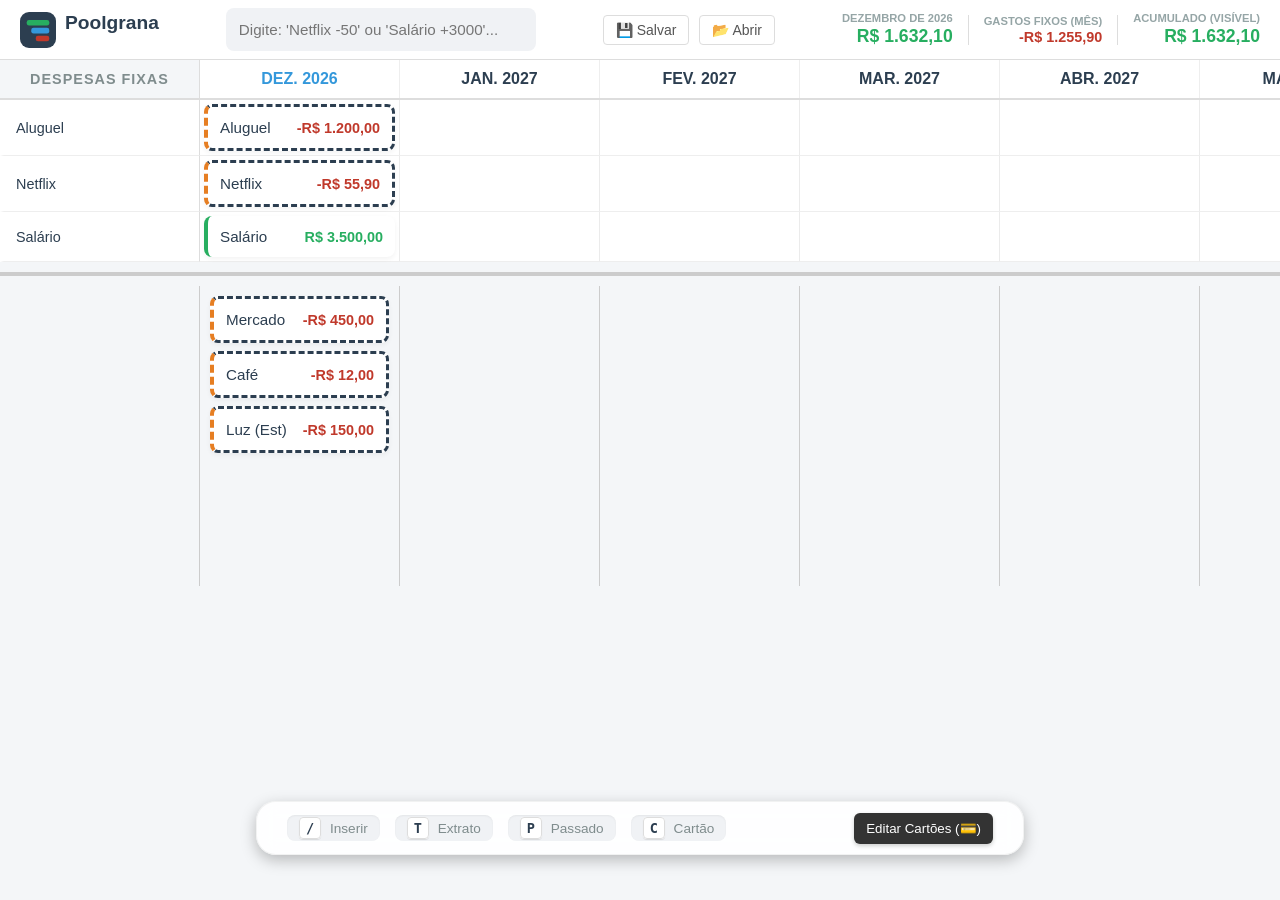
<file: index.html>
<!DOCTYPE html>
<html lang="pt-BR">

<head>
	<meta charset="UTF-8">
	<meta name="viewport" content="width=device-width, initial-scale=1.0">
	<title>Poolgrana</title>
	<link rel="stylesheet" href="style.css">
	<link rel="icon" type="image/svg+xml" href="assets/logo.svg">
</head>

<body>

	<div id="top-bar">
		<h1 style="display: flex; gap: 1vh;">
			<img src="assets/logo.svg" style="width: 4vh;" alt="Poolgrana Logo" class="app-logo">
			Poolgrana
		</h1>
		<div class="input-wrapper">
			<input type="text" id="cmd-input" placeholder="Digite: 'Netflix -50' ou 'Salário +3000'...">
		</div>

		<!-- Ações de Arquivo -->
		<div id="file-actions">
			<button id="btn-save" title="Salvar Projeto (Download JSON)">💾 Salvar</button>
			<button id="btn-load" title="Abrir Projeto (Carregar JSON)">📂 Abrir</button>
			<input type="file" id="file-input" style="display: none;" accept=".json">
		</div>

		<div id="status-bar">
			<div class="status-item">
				<span class="status-label" id="current-month-label">MÊS ATUAL</span>
				<div class="status-values">
					<strong id="current-month-balance" class="value-positive">R$ 0,00</strong>
				</div>
			</div>
			<div class="status-separator"></div>
			<div class="status-item">
				<span class="status-label">GASTOS FIXOS (MÊS)</span>
				<strong id="current-month-fixed-expenses" class="value-negative">R$ 0,00</strong>
			</div>
			<div class="status-separator"></div>
			<div class="status-item">
				<span class="status-label">ACUMULADO (VISÍVEL)</span>
				<strong id="future-balance">R$ 0,00</strong>
			</div>
		</div>
	</div>

	<!-- Container Principal com Scroll Vertical (Global da Página, se necessário) -->
	<main id="main-container">

		<!-- WRAPPER DE SCROLL HORIZONTAL UNIFICADO -->
		<div id="board-wrapper">

			<!-- SEÇÃO 1: TIMELINE FIXA (SWIMLANES) -->
			<!-- Cabeçalho das Colunas (Meses) - Sticky Top -->
			<div id="timeline-header">
				<!-- Injetado via JS -->
			</div>

			<div id="fixed-timeline">
				<!-- Grid injetado via JS -->
			</div>

			<!-- SEPARADOR VISUAL -->
			<div class="separator-line"></div>

			<!-- SEÇÃO 2: FLUXO VARIÁVEL (KANBAN) -->
			<div id="variable-board">
				<!-- Colunas independentes injetadas via JS -->
			</div>

		</div>

	</main>


	<!-- MODAL DE EDIÇÃO -->
	<dialog id="edit-modal">
		<form id="edit-form" method="dialog">
			<h3>Editar Transação</h3>

			<div class="form-group">
				<label for="edit-desc">Descrição</label>
				<input type="text" id="edit-desc" required>
			</div>

			<div class="form-group">
				<label for="edit-value">Valor (R$)</label>
				<input type="number" id="edit-value" step="0.01" required>
			</div>

			<div class="form-group">
				<label for="edit-date">Data</label>
				<input type="date" id="edit-date" required>
			</div>

			<div class="form-group">
				<label for="edit-card">Cartão de Crédito</label>
				<select id="edit-card">
					<option value="">Nenhum (Dinheiro/Débito)</option>
				</select>
			</div>

			<div class="form-group">
				<label for="edit-type">Tipo</label>
				<select id="edit-type">
					<option value="variable">Variável</option>
					<option value="fixed">Fixo / Parcelado</option>
				</select>
			</div>

			<div class="modal-actions">
				<button type="button" id="btn-delete" class="btn-danger">Excluir</button>
				<div class="right-actions">
					<button type="button" id="btn-cancel">Cancelar</button>
					<button type="submit" id="btn-save" class="btn-primary">Salvar</button>
				</div>
			</div>
		</form>
	</dialog>

	<!-- MODAL DE CARTÃO -->
	<dialog id="cc-modal">
		<form id="cc-form" method="dialog">
			<h3>Novo Cartão de Crédito</h3>
			<div class="form-group">
				<label>Nome do Cartão</label>
				<input type="text" id="cc-name" required>
			</div>
			<div class="form-group">
				<label>Cor do Cartão</label>
				<input type="color" id="cc-color" value="#8e44ad" style="height: 40px; padding: 0;" required>
			</div>
			<div class="form-group">
				<label>Dia de Fechamento (1 a 31)</label>
				<input type="number" id="cc-closing" min="1" max="31" value="27" required>
			</div>
			<div class="form-group">
				<label>Dia de Vencimento (1 a 31)</label>
				<input type="number" id="cc-due" min="1" max="31" value="5" required>
			</div>
			<div class="modal-actions" style="justify-content: flex-end; gap: 10px;">
				<button type="button" class="btn-cancel"
					onclick="document.getElementById('cc-modal').close()">Cancelar</button>
				<button type="submit" class="btn-primary">Criar Cartão</button>
			</div>
		</form>
	</dialog>

	<!-- MODAL DE LINHA DO TEMPO (DIÁRIO) -->
	<dialog id="timeline-modal" class="modal-large">
		<div class="timeline-header-container">
			<div class="tl-top-bar">
				<div class="tl-title-area">
					<h2 class="tl-main-title">Visão de Extrato</h2>
					<div class="tl-actions-group">
						<label class="switch-container">
							<input type="checkbox" id="tl-toggle-carryover" checked>
							<span class="slider round"></span>
						</label>
						<span class="switch-label">Somar Saldo Anterior</span>
					</div>
				</div>
				<button type="button" id="tl-btn-close" class="btn-close">×</button>
			</div>

			<div class="tl-month-nav">
				<button type="button" id="tl-btn-prev" class="tl-nav-btn">◀</button>
				<div class="tl-title-group">
					<h3 id="tl-month-title">Mês</h3>
					<span class="tl-start-balance-label" id="tl-start-balance-container" style="display:none;">Saldo
						Herdado: <strong id="tl-start-balance">R$ 0,00</strong></span>
				</div>
				<button type="button" id="tl-btn-next" class="tl-nav-btn">▶</button>
			</div>
		</div>
		<div id="timeline-content" class="timeline-container">
			<!-- Injetado via JS -->
		</div>
	</dialog>

	<!-- GERENCIADOR DE CARTÕES (EDIÇÃO/DELETAR) -->
	<dialog id="cc-manager-modal" class="modal-large">
		<div class="timeline-header-container">
			<div class="tl-top-bar" style="margin-bottom: 0;">
				<h2 class="tl-main-title">Meus Cartões</h2>
				<button type="button" class="btn-close"
					onclick="document.getElementById('cc-manager-modal').close()">×</button>
			</div>
		</div>
		<div id="cc-manager-content"
			style="padding: 20px; display: flex; flex-direction: column; gap: 10px; max-height: 500px; overflow-y: auto;">
			<!-- Injetado via JS -->
		</div>
	</dialog>

	<!-- ILHA FLUTUANTE (DICAS E ATALHOS) -->
	<div id="bottom-island" class="bottom-island">
		<div class="island-shortcuts">
			<span class="shortcut-badge"><kbd class="shortcut-key">/</kbd> Inserir</span>
			<span class="shortcut-badge"><kbd class="shortcut-key">T</kbd> Extrato</span>
			<span class="shortcut-badge"><kbd class="shortcut-key">P</kbd> Passado</span>
			<span class="shortcut-badge"><kbd class="shortcut-key">C</kbd> Cartão</span>
		</div>
		<div class="island-actions">
			<button type="button" id="btn-manage-cc" class="btn-primary"
				style="background-color: #333; transition: 0.3s; box-shadow: 0 2px 4px rgba(0,0,0,0.2);">Editar Cartões
				(💳)</button>
		</div>
	</div>

	<script type="module" src="app.js"></script>
</body>

</html>
</file>
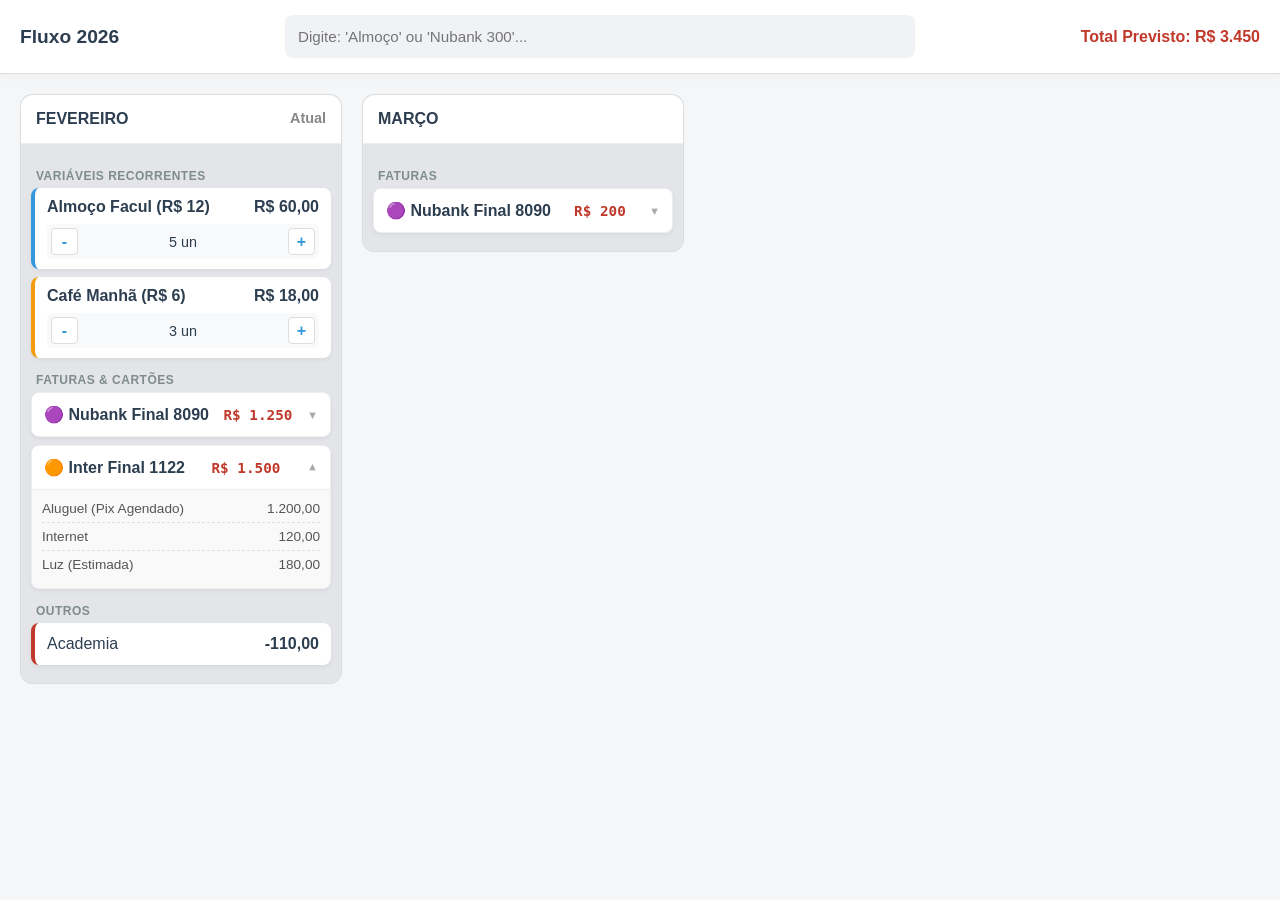
<file: financas-modelo-inicial.html>
<!DOCTYPE html>
<html lang="pt-BR">
<head>
<meta charset="UTF-8">
<meta name="viewport" content="width=device-width, initial-scale=1.0">
<title>Fluxo - Dashboard Light</title>
<style>
    :root {
        --bg: #f4f6f8;       /* Fundo cinza bem claro */
        --col-bg: #e3e5e8;   /* Fundo da coluna */
        --card-bg: #ffffff;  /* Fundo do cartão */
        --text: #2c3e50;     /* Texto escuro azulado */
        --text-sub: #7f8c8d; /* Texto secundário */
        --accent: #3498db;   /* Azul destaque */
        --green: #27ae60;    /* Verde positivo */
        --red: #c0392b;      /* Vermelho negativo/dívida */
        --shadow: 0 2px 5px rgba(0,0,0,0.05);
    }

    body {
        margin: 0;
        background: var(--bg);
        color: var(--text);
        font-family: -apple-system, BlinkMacSystemFont, "Segoe UI", Roboto, Helvetica, Arial, sans-serif;
        height: 100vh;
        display: flex;
        flex-direction: column;
        overflow: hidden;
    }

    /* --- TOPO --- */
    #top-bar {
        background: #fff;
        padding: 15px 20px;
        border-bottom: 1px solid #ddd;
        display: flex;
        justify-content: space-between;
        align-items: center;
        box-shadow: 0 2px 10px rgba(0,0,0,0.03);
        z-index: 10;
    }

    h1 { margin: 0; font-size: 1.2rem; color: var(--text); }
    
    .input-wrapper {
        display: flex;
        background: #f0f2f5;
        border-radius: 8px;
        padding: 5px;
        width: 50%;
    }
    
    #cmd-input {
        background: transparent;
        border: none;
        outline: none;
        flex: 1;
        padding: 8px;
        font-size: 0.95rem;
        color: var(--text);
    }

    /* --- GRID HORIZONTAL --- */
    #board {
        flex: 1;
        display: flex;
        overflow-x: auto;
        padding: 20px;
        gap: 20px;
        align-items: flex-start; /* Alinha colunas no topo */
    }

    /* COLUNA DO MÊS */
    .month-col {
        min-width: 320px;
        max-width: 320px;
        background: var(--col-bg);
        border-radius: 12px;
        display: flex;
        flex-direction: column;
        max-height: 90vh; /* Permite scroll interno se o mês for longo */
        border: 1px solid #dcdcdc;
    }

    .month-header {
        padding: 15px;
        background: #fff;
        border-radius: 12px 12px 0 0;
        border-bottom: 1px solid #eee;
        font-weight: 700;
        display: flex;
        justify-content: space-between;
        color: var(--text);
    }

    .month-body {
        padding: 10px;
        overflow-y: auto;
    }

    /* SEPARADORES DE CATEGORIA */
    .section-title {
        font-size: 0.75rem;
        text-transform: uppercase;
        color: var(--text-sub);
        font-weight: 700;
        margin: 15px 0 5px 5px;
        letter-spacing: 0.5px;
    }

    /* --- TIPOS DE CARTÕES --- */

    /* 1. CARD SIMPLES (Conta Fixa) */
    .card {
        background: var(--card-bg);
        padding: 12px;
        margin-bottom: 8px;
        border-radius: 8px;
        box-shadow: var(--shadow);
        border-left: 4px solid transparent;
        display: flex;
        justify-content: space-between;
        align-items: center;
    }
    .card.bill { border-left-color: var(--red); } /* Conta a pagar */
    .card.paid { border-left-color: var(--green); opacity: 0.7; } /* Paga */

    /* 2. CARD CONTADOR (Almoço, Café) */
    .card-counter {
        background: var(--card-bg);
        border-radius: 8px;
        padding: 10px 12px;
        margin-bottom: 8px;
        box-shadow: var(--shadow);
        border-left: 4px solid var(--accent);
        display: flex;
        flex-direction: column;
    }
    .counter-top {
        display: flex; justify-content: space-between; margin-bottom: 8px; font-weight: 600;
    }
    .counter-controls {
        display: flex; justify-content: space-between; align-items: center; background: #f7f9fa; border-radius: 6px; padding: 4px;
    }
    .btn-qty {
        background: #fff; border: 1px solid #ddd; width: 25px; height: 25px; border-radius: 4px; cursor: pointer; font-weight: bold; color: var(--accent); display: flex; align-items: center; justify-content: center;
    }
    .btn-qty:hover { background: var(--accent); color: white; }
    .qty-display { font-size: 0.9rem; color: var(--text); }

    /* 3. CARD AGRUPADOR (Cartão de Crédito / Fatura) */
    details.group-card {
        background: var(--card-bg);
        border-radius: 8px;
        margin-bottom: 8px;
        box-shadow: var(--shadow);
        overflow: hidden;
        border: 1px solid #eee;
    }
    
    summary.group-header {
        padding: 12px;
        cursor: pointer;
        display: flex;
        justify-content: space-between;
        align-items: center;
        list-style: none; /* Remove seta padrão */
        font-weight: 600;
        background: #fff;
    }
    summary.group-header:hover { background: #fdfdfd; }
    
    /* Indicador visual se está aberto ou fechado */
    summary.group-header::after { content: '▼'; font-size: 0.7em; color: #aaa; transition: 0.2s; }
    details[open] summary.group-header::after { transform: rotate(180deg); }

    .group-total { color: var(--red); font-family: monospace; font-size: 1.1em; }

    .group-items {
        background: #f9f9f9;
        padding: 5px 10px 10px 10px;
        border-top: 1px solid #eee;
    }
    
    .sub-item {
        display: flex; justify-content: space-between; padding: 6px 0; border-bottom: 1px dashed #e0e0e0; font-size: 0.85rem; color: #555;
    }
    .sub-item:last-child { border-bottom: none; }

</style>
</head>
<body>

<div id="top-bar">
    <h1>Fluxo 2026</h1>
    <div class="input-wrapper">
        <input type="text" id="cmd-input" placeholder="Digite: 'Almoço' ou 'Nubank 300'..." autofocus>
    </div>
    <div style="font-weight: bold; color: var(--red);">Total Previsto: R$ 3.450</div>
</div>

<div id="board">
    
    <div class="month-col">
        <div class="month-header">
            FEVEREIRO
            <span style="font-size:0.9em; color:#888">Atual</span>
        </div>
        
        <div class="month-body">
            
            <div class="section-title">Variáveis Recorrentes</div>
            
            <div class="card-counter">
                <div class="counter-top">
                    <span>Almoço Facul (R$ 12)</span>
                    <span>R$ 60,00</span> </div>
                <div class="counter-controls">
                    <div class="btn-qty">-</div>
                    <span class="qty-display">5 un</span>
                    <div class="btn-qty">+</div>
                </div>
            </div>

            <div class="card-counter" style="border-left-color: #f39c12;">
                <div class="counter-top">
                    <span>Café Manhã (R$ 6)</span>
                    <span>R$ 18,00</span>
                </div>
                <div class="counter-controls">
                    <div class="btn-qty">-</div>
                    <span class="qty-display">3 un</span>
                    <div class="btn-qty">+</div>
                </div>
            </div>

            <div class="section-title">Faturas & Cartões</div>
            
            <details class="group-card">
                <summary class="group-header">
                    <span>🟣 Nubank Final 8090</span>
                    <span class="group-total">R$ 1.250</span>
                </summary>
                <div class="group-items">
                    <div class="sub-item"><span>Uber (15/02)</span> <span>25,00</span></div>
                    <div class="sub-item"><span>Ifood (16/02)</span> <span>45,00</span></div>
                    <div class="sub-item"><span>Cadeira (1/10)</span> <span>200,00</span></div>
                    <div class="sub-item"><span>Amazon AWS</span> <span>150,00</span></div>
                    <div class="sub-item"><span>Spotify</span> <span>21,90</span></div>
                </div>
            </details>

             <details class="group-card" open>
                <summary class="group-header">
                    <span>🟠 Inter Final 1122</span>
                    <span class="group-total">R$ 1.500</span>
                </summary>
                <div class="group-items">
                    <div class="sub-item"><span>Aluguel (Pix Agendado)</span> <span>1.200,00</span></div>
                    <div class="sub-item"><span>Internet</span> <span>120,00</span></div>
                    <div class="sub-item"><span>Luz (Estimada)</span> <span>180,00</span></div>
                </div>
            </details>


            <div class="section-title">Outros</div>
            <div class="card bill">
                <span>Academia</span>
                <span style="font-weight:bold">-110,00</span>
            </div>

        </div>
    </div>

    <div class="month-col">
        <div class="month-header">MARÇO</div>
        <div class="month-body">
            
            <div class="section-title">Faturas</div>
            <details class="group-card">
                <summary class="group-header">
                    <span>🟣 Nubank Final 8090</span>
                    <span class="group-total">R$ 200</span>
                </summary>
                <div class="group-items">
                    <div class="sub-item"><span>Cadeira (2/10)</span> <span>200,00</span></div>
                </div>
            </details>

        </div>
    </div>

</div>

</body>
</html>
</file>
<file: style.css>
:root {
	--bg: #f4f6f8;
	--col-bg: #e3e5e8;
	--card-bg: #ffffff;
	--text: #2c3e50;
	--text-sub: #7f8c8d;
	--accent: #3498db;
	--green: #27ae60;
	--red: #c0392b;
	--projection: #e67e22;
	/* Laranja para projeções */
	--shadow: 0 2px 5px rgba(0, 0, 0, 0.05);
	--radius: 8px;
}

* {
	box-sizing: border-box;
}

body {
	margin: 0;
	background: var(--bg);
	color: var(--text);
	font-family: -apple-system, BlinkMacSystemFont, "Segoe UI", Roboto, Helvetica, Arial, sans-serif;
	height: 100vh;
	display: flex;
	flex-direction: column;
	overflow: hidden;
}

/* --- TOPO --- */
#top-bar {
	background: #fff;
	padding: 15px 20px;
	border-bottom: 1px solid #ddd;
	display: flex;
	justify-content: space-between;
	align-items: center;
	box-shadow: 0 2px 10px rgba(0, 0, 0, 0.03);
	z-index: 10;
}

h1 {
	margin: 0;
	font-size: 1.2rem;
	color: var(--text);
}

.input-wrapper {
	display: flex;
	background: #f0f2f5;
	border-radius: var(--radius);
	padding: 5px;
	width: 25%;
}

#cmd-input {
	background: transparent;
	border: none;
	outline: none;
	flex: 1;
	padding: 8px;
	font-size: 0.95rem;
	color: var(--text);
}

#status-bar {
	display: flex;
	align-items: center;
	gap: 15px;
	font-size: 0.9rem;
	color: var(--text-sub);
}

.status-item {
	display: flex;
	flex-direction: column;
	/* Label em cima, valor embaixo */
	align-items: flex-end;
}

.status-label {
	font-size: 0.7rem;
	font-weight: 700;
	text-transform: uppercase;
	color: #95a5a6;
	margin-bottom: 2px;
}

.status-separator {
	width: 1px;
	height: 30px;
	background: #ddd;
}

#current-month-balance,
#future-balance {
	font-size: 1.1rem;
	color: var(--text);
}

.value-positive {
	color: var(--green) !important;
}

.value-negative {
	color: var(--red) !important;
}

/* --- LAYOUT PRINCIPAL --- */
#main-container {
	flex: 1;
	display: flex;
	flex-direction: column;
	overflow: hidden;
	/* Scroll movido para o wrapper interno */
	position: relative;
}

/* --- WRAPPER UNIFICADO --- */
#board-wrapper {
	flex: 1;
	overflow: auto;
	/* Scroll Horizontal e Vertical Unificados aqui */
	position: relative;
	display: flex;
	flex-direction: column;
}

/* --- TIMELINE HEADER --- */
#timeline-header {
	display: flex;
	position: sticky;
	top: 0;
	z-index: 10;
	background: #f4f6f8;
	/* Cor do fundo para não ficar transparente */
	border-bottom: 2px solid #ddd;
	/* Largura será definida pelo conteúdo (Grid) implícitamente ou JS */
	min-width: min-content;
}

.header-spacer {
	min-width: 200px;
	background: #f4f6f8;
	position: sticky;
	left: 0;
	z-index: 11;
	/* Acima dos headers normais e do grid */
	border-right: 1px solid #ddd;

	/* Configuração do Título */
	display: flex;
	align-items: center;
	justify-content: center;
	font-weight: bold;
	color: var(--text-sub);
	font-size: 0.9rem;
	text-transform: uppercase;
	letter-spacing: 1px;
}

.header-spacer::after {
	content: "Despesas Fixas";
}

.month-header-cell {
	min-width: 200px;
	padding: 10px;
	font-weight: bold;
	text-align: center;
	border-right: 1px solid #eee;
	background: #fff;
}

/* --- TIMELINE FIXA (GRID) --- */
#fixed-timeline {
	display: grid;
	/* Grid Template Columns definidos via JS */
	background: var(--bg);
	/* Não tem mais overflow auto aqui pro grid se expandir */
}

/* Células do Grid */
.grid-row-label {
	background: #fff;
	border-right: 1px solid #ddd;
	border-bottom: 1px solid #eee;
	padding: 8px 12px;
	font-size: 0.9rem;
	font-weight: 500;
	display: flex;
	align-items: center;

	/* Configuração Sticky Left */
	position: sticky;
	left: 0;
	z-index: 5;

	white-space: nowrap;
	overflow: hidden;
	text-overflow: ellipsis;
	/* Garante altura mínima igual às células */
	min-height: 50px;
}

.grid-cell {
	border-right: 1px solid #ebebeb;
	border-bottom: 1px solid #eee;
	min-height: 50px;
	position: relative;
	padding: 4px;
	background: #fff;
	/* Stack cards vertically */
	display: flex;
	flex-direction: column;
	gap: 4px;
}

/* SEPARADOR */
.separator-line {
	height: 4px;
	background: #ccc;
	position: sticky;
	left: 0;
	/* Estende por tudo? Não, é um divisor de fluxo */
	/* Na verdade, o separador pode ser apenas visual entre os blocos */
	margin: 10px 0;
}

/* --- FLUXO VARIÁVEL (KANBAN) --- */
#variable-board {
	display: flex;
	/* Alinhamento com o grid superior */
	padding-left: 200px;
	/* Compensa a coluna de labels sticky */
	min-width: min-content;
	/* Força expandir */
}

.variable-col {
	min-width: 200px;
	width: 200px;
	border-right: 1px solid #ccc;
	display: flex;
	flex-direction: column;
	min-height: 300px;
	/* Altura mínima visual */
	background: var(--bg);
}

.variable-col-header {
	/* Header não é necessário aqui pois já temos o topo geral, 
       mas pode ser útil para totais do mês variável */
	display: none;
}

.variable-col-body {
	flex: 1;
	padding: 10px;
	display: flex;
	flex-direction: column;
	gap: 8px;
}

/* --- CARDS ADJUSTMENTS --- */
.card {
	margin: 0;
	/* Margem controlada pelo container */
	font-size: 0.85rem;
}


/* --- ZONAS / SEPARADORES --- */
.section-title {
	font-size: 0.75rem;
	text-transform: uppercase;
	color: var(--text-sub);
	font-weight: 700;
	margin: 10px 0 5px 5px;
	letter-spacing: 0.5px;
}

/* --- CARDS --- */
.card {
	background: var(--card-bg);
	padding: 12px;
	border-radius: var(--radius);
	box-shadow: var(--shadow);
	border-left: 4px solid transparent;
	display: flex;
	justify-content: space-between;
	align-items: center;
	cursor: grab;
	user-select: none;
	transition: transform 0.1s, box-shadow 0.1s, opacity 0.3s ease;
}

/* Esmaecer Cards Pagos/Antigos quando o atalho 'p' for ativado */
body.fade-past-active .card.is-past {
	opacity: 0.35;
	filter: grayscale(0.5);
}

.card:active {
	cursor: grabbing;
	transform: scale(1.02);
	box-shadow: 0 5px 15px rgba(0, 0, 0, 0.1);
}

.card.dragging {
	opacity: 0.5;
	background: #f8f9fa;
}

/* Tipos de Transação */
.card.expense {
	border-left-color: var(--red);
}

.card.income {
	border-left-color: var(--green);
}

.card.projected {
	border-left-color: var(--projection);
	border-style: dashed;
}

/* Estilo tracejado se possível, ou borda sólida laranja */
.card.projected {
	border-left: 4px dashed var(--projection);
}

/* Conteúdo do Card */
.card-desc {
	font-weight: 500;
	font-size: 0.95rem;
}

.card-value {
	font-weight: 600;
	font-size: 0.9rem;
}

.card-value.negative {
	color: var(--red);
}

.card-value.positive {
	color: var(--green);
}

/* Contador */
.card-counter {
	background: var(--card-bg);
	border-radius: var(--radius);
	padding: 10px 12px;
	box-shadow: var(--shadow);
	border-left: 4px solid var(--accent);
	display: flex;
	flex-direction: column;
	cursor: grab;
}

.counter-top {
	display: flex;
	justify-content: space-between;
	margin-bottom: 8px;
	font-weight: 600;
}

.counter-controls {
	display: flex;
	justify-content: space-between;
	align-items: center;
	background: #f7f9fa;
	border-radius: 6px;
	padding: 4px;
}

#top-bar {
	display: flex;
	align-items: center;
	padding: 0 20px;
	height: 60px;
	background: #fff;
	border-bottom: 1px solid #ddd;
	box-shadow: 0 2px 4px rgba(0, 0, 0, 0.05);
	gap: 20px;
}

#file-actions {
	display: flex;
	gap: 10px;
}

#file-actions button {
	background: transparent;
	border: 1px solid #ddd;
	padding: 6px 12px;
	border-radius: 4px;
	cursor: pointer;
	font-size: 14px;
	color: #555;
	transition: all 0.2s;
}

#file-actions button:hover {
	background: #f5f5f5;
	color: var(--primary);
	border-color: var(--primary);
}

.btn-qty {
	background: #fff;
	border: 1px solid #ddd;
	width: 25px;
	height: 25px;
	border-radius: 4px;
	cursor: pointer;
	font-weight: bold;
	color: var(--accent);
	display: flex;
	align-items: center;
	justify-content: center;
}

.btn-qty:hover {
	background: var(--accent);
	color: white;
}

/* Agrupador */
details.group-card {
	background: var(--card-bg);
	border-radius: var(--radius);
	box-shadow: var(--shadow);
	overflow: hidden;
	border: 1px solid #eee;
}

summary.group-header {
	padding: 12px;
	cursor: pointer;
	display: flex;
	justify-content: space-between;
	align-items: center;
	list-style: none;
	font-weight: 600;
	background: #fff;
}

summary.group-header::after {
	content: '▼';
	font-size: 0.7em;
	color: #aaa;
	transition: 0.2s;
}

details[open] summary.group-header::after {
	transform: rotate(180deg);
}

.group-items {
	background: #f9f9f9;
	padding: 5px 10px 10px 10px;
	border-top: 1px solid #eee;
}

/* --- MODAL --- */
dialog {
	border: none;
	border-radius: 12px;
	box-shadow: 0 10px 25px rgba(0, 0, 0, 0.2);
	padding: 20px;
	width: 300px;
	font-family: inherit;
}

dialog::backdrop {
	background: rgba(0, 0, 0, 0.4);
}

.form-group {
	margin-bottom: 15px;
}

.form-group label {
	display: block;
	margin-bottom: 5px;
	font-size: 0.9rem;
	color: var(--text-sub);
}

.form-group input,
.form-group select {
	width: 100%;
	padding: 8px;
	border: 1px solid #ddd;
	border-radius: 6px;
	outline: none;
}

/* Credit Card styles */
.card.cc-item {
	border-left-color: var(--cc-color, #8e44ad) !important;
}

.card.cc-item.cc-pending {
	border-top: 2px dashed var(--cc-color, #8e44ad);
	border-right: 2px dashed var(--cc-color, #8e44ad);
	border-bottom: 2px dashed var(--cc-color, #8e44ad);
	border-left: 4px dashed var(--cc-color, #8e44ad) !important;
	opacity: 0.85;
}

.card.cc-item.cc-pending:hover {
	opacity: 1;
}

/* Modal adjustments */
.modal-actions {
	display: flex;
	justify-content: space-between;
	margin-top: 20px;
}

.right-actions {
	display: flex;
	gap: 10px;
}

button {
	padding: 8px 12px;
	border: none;
	border-radius: 6px;
	cursor: pointer;
	font-weight: 500;
}

.btn-primary {
	background: var(--accent);
	color: white;
}

.btn-danger {
	background: #ffebee;
	color: var(--red);
}

#btn-cancel {
	background: #eee;
	color: var(--text);
}

/* --- TIMELINE MODAL --- */
dialog.modal-large {
	width: 90vw;
	max-width: 600px;
	height: 80vh;
	max-height: 800px;
	display: flex;
	/* only works properly with the open attribute handled via script normally, but dialog keeps it inline or flex depending on browser if not display: none. Use flex for inner layout */
	flex-direction: column;
	padding: 0;
	overflow: hidden;
}

/* Fix for dialog default display */
dialog.modal-large:not([open]) {
	display: none;
}

.timeline-header-container {
	display: flex;
	flex-direction: column;
	padding: 15px 20px 10px 20px;
	background: var(--card-bg);
	border-bottom: 1px solid #ddd;
	box-shadow: 0 2px 4px rgba(0, 0, 0, 0.05);
}

.tl-top-bar {
	display: flex;
	justify-content: space-between;
	align-items: flex-start;
	width: 100%;
	margin-bottom: 20px;
}

.tl-title-area {
	display: flex;
	flex-direction: column;
	gap: 12px;
}

.tl-main-title {
	margin: 0;
	font-size: 1.5rem;
	color: #000;
	font-weight: 700;
}

.tl-month-nav {
	display: flex;
	justify-content: space-between;
	align-items: center;
	width: 100%;
}

.tl-title-group {
	display: flex;
	flex-direction: column;
	align-items: center;
	text-align: center;
}

.tl-title-group h3 {
	margin: 0 0 5px 0;
	font-size: 1.2rem;
	color: var(--text);
	text-transform: uppercase;
}

.tl-start-balance-label {
	font-size: 0.8rem;
	color: var(--text-sub);
}

.tl-nav-btn {
	background: transparent;
	border: none;
	font-size: 1.5rem;
	color: var(--accent);
	cursor: pointer;
	padding: 5px 15px;
	border-radius: 4px;
}

.tl-nav-btn:hover {
	background: #f0f2f5;
}

.btn-close {
	background: transparent;
	border: none;
	font-size: 1.5rem;
	color: var(--text-sub);
	cursor: pointer;
}

.btn-close:hover {
	color: var(--red);
}

.tl-actions-group {
	display: flex;
	align-items: center;
	gap: 10px;
}

.switch-label {
	font-size: 0.8rem;
	color: var(--text-sub);
	font-weight: 600;
	margin-right: 15px;
}

/* Switch UI */
.switch-container {
	position: relative;
	display: inline-block;
	width: 40px;
	height: 20px;
}

.switch-container input {
	opacity: 0;
	width: 0;
	height: 0;
}

.slider {
	position: absolute;
	cursor: pointer;
	top: 0;
	left: 0;
	right: 0;
	bottom: 0;
	background-color: #ccc;
	transition: .4s;
}

.slider:before {
	position: absolute;
	content: "";
	height: 14px;
	width: 14px;
	left: 3px;
	bottom: 3px;
	background-color: white;
	transition: .4s;
}

input:checked+.slider {
	background-color: var(--accent);
}

input:focus+.slider {
	box-shadow: 0 0 1px var(--accent);
}

input:checked+.slider:before {
	transform: translateX(20px);
}

.slider.round {
	border-radius: 24px;
}

.slider.round:before {
	border-radius: 50%;
}

.tl-nav-btn {
	background: transparent;
	border: none;
	font-size: 1.5rem;
	color: var(--accent);
	cursor: pointer;
	padding: 5px 15px;
	border-radius: 4px;
}

.tl-nav-btn:hover {
	background: #f0f2f5;
}

.btn-close {
	position: absolute;
	right: 15px;
	top: 15px;
	background: transparent;
	border: none;
	font-size: 1.5rem;
	color: var(--text-sub);
	cursor: pointer;
}

.btn-close:hover {
	color: var(--red);
}

.timeline-container {
	flex: 1;
	overflow-y: auto;
	padding: 20px;
	background: #fdfdfd;
	display: flex;
	flex-direction: column;
	gap: 15px;
}

.tl-row {
	display: flex;
	align-items: flex-start;
	gap: 15px;
	position: relative;
}

/* Traço da linha do tempo conectando os dias */
.tl-row::before {
	content: '';
	position: absolute;
	left: 45px;
	top: 30px;
	bottom: -25px;
	width: 2px;
	background: #e3e5e8;
	z-index: 1;
}

.tl-row:last-child::before {
	display: none;
}

.tl-date {
	min-width: 60px;
	font-size: 0.85rem;
	font-weight: 700;
	color: var(--text-sub);
	background: #fff;
	padding: 5px;
	border: 2px solid #e3e5e8;
	border-radius: 8px;
	text-align: center;
	z-index: 2;
}

.tl-events {
	flex: 1;
	display: flex;
	flex-direction: column;
	gap: 8px;
	z-index: 2;
}

.tl-item {
	background: #fff;
	padding: 10px 15px;
	border-radius: 6px;
	box-shadow: 0 1px 3px rgba(0, 0, 0, 0.08);
	display: flex;
	justify-content: space-between;
	align-items: center;
	font-size: 0.9rem;
	border-left: 3px solid transparent;
}

.tl-item.income {
	border-left-color: var(--green);
}

.tl-item.expense {
	border-left-color: var(--red);
}

.tl-item-desc {
	font-weight: 500;
	color: var(--text);
}

.tl-balance-box {
	min-width: 100px;
	text-align: right;
	display: flex;
	flex-direction: column;
	align-items: flex-end;
	justify-content: center;
	z-index: 2;
}

.tl-balance-label {
	font-size: 0.65rem;
	color: var(--text-sub);
	text-transform: uppercase;
	margin-bottom: 3px;
}

.tl-balance-val {
	font-weight: 700;
	font-size: 0.95rem;
	padding: 4px 8px;
	border-radius: 4px;
	background: #f0f2f5;
}

.tl-balance-val.positive {
	color: var(--green);
	background: rgba(39, 174, 96, 0.1);
}

.tl-balance-val.negative {
	color: var(--red);
	background: rgba(192, 57, 43, 0.1);
}

/* Floating Island Styles */
.bottom-island {
	position: fixed;
	bottom: 5%;
	left: 50%;
	transform: translateX(-50%);
	width: 60%;
	height: 6vh;
	min-height: 50px;
	background: rgba(255, 255, 255, 0.9);
	backdrop-filter: blur(10px);
	border-radius: 20px;
	box-shadow: 0 5px 15px rgba(0, 0, 0, 0.25);
	display: flex;
	justify-content: space-between;
	align-items: center;
	padding: 0 30px;
	z-index: 10;
	border: 1px solid rgba(0, 0, 0, 0.05);
}

.island-shortcuts {
	display: flex;
	gap: 15px;
	flex-wrap: wrap;
}

.shortcut-badge {
	background: #f0f2f5;
	padding: 5px 12px;
	border-radius: 8px;
	font-size: 0.85rem;
	color: var(--text-sub);
	font-weight: 500;
	box-shadow: inset 0 1px 2px rgba(0, 0, 0, 0.05);
}

.shortcut-key {
	background: #fff;
	padding: 2px 6px;
	border-radius: 4px;
	color: var(--text);
	font-weight: bold;
	margin-right: 5px;
	border: 1px solid #ddd;
	box-shadow: 0 1px 1px rgba(0, 0, 0, 0.1);
	font-family: monospace;
}

/* Módulo de cards de gerenciamento */
.cc-manager-item {
	display: flex;
	justify-content: space-between;
	align-items: center;
	padding: 15px;
	border: 1px solid #eee;
	border-radius: var(--radius);
	background: #fdfdfd;
}

.cc-manager-info {
	display: flex;
	align-items: center;
	gap: 15px;
}

.cc-color-dot {
	width: 15px;
	height: 15px;
	border-radius: 50%;
}

.cc-manager-actions {
	display: flex;
	gap: 10px;
}
</file>
